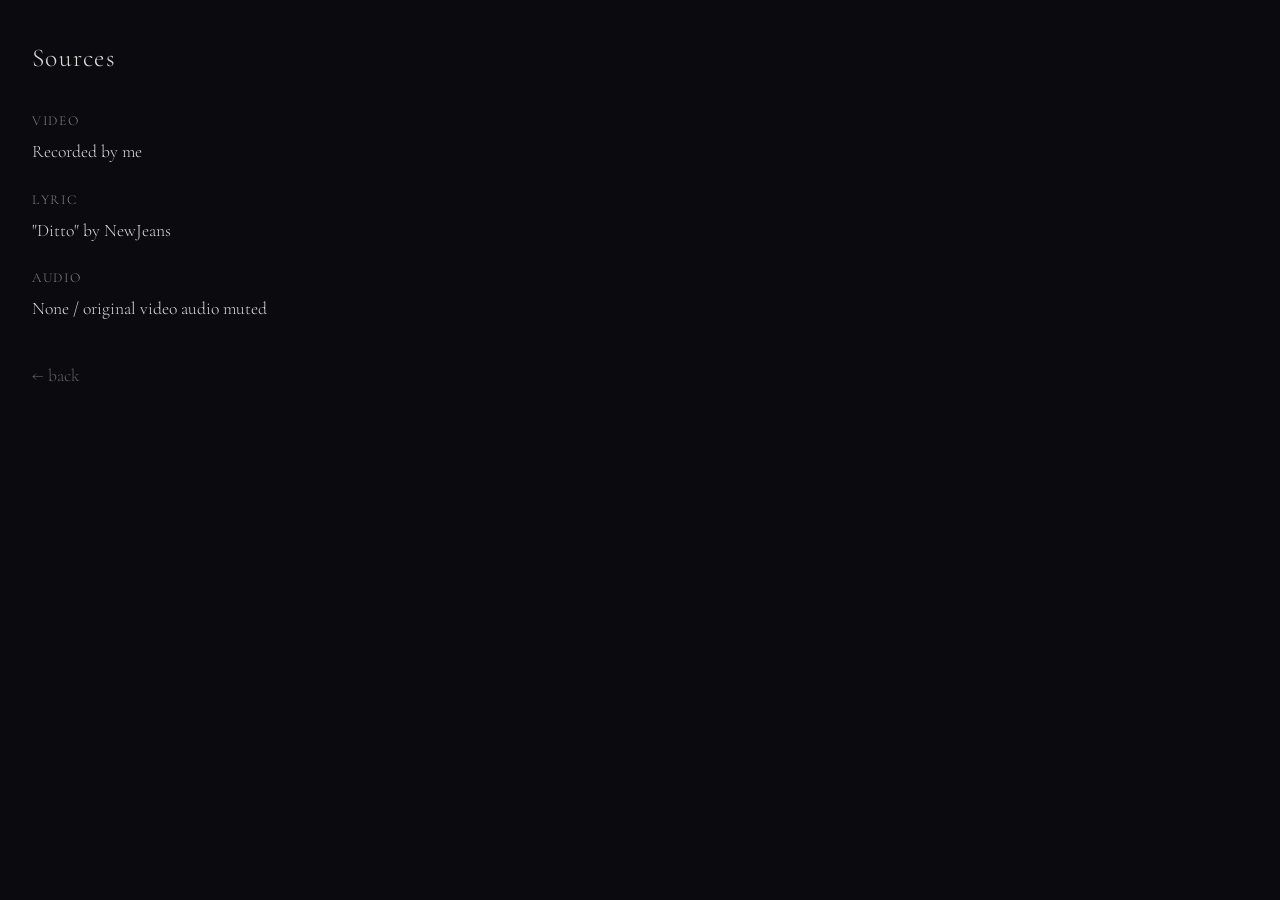
<file: studio1/sources.html>
<!DOCTYPE html>
<html lang="en">
<head>
  <meta charset="UTF-8">
  <meta name="viewport" content="width=device-width, initial-scale=1.0">
  <title>Sources — Blockbuster Video</title>
  <link rel="preconnect" href="https://fonts.googleapis.com">
  <link rel="preconnect" href="https://fonts.gstatic.com" crossorigin>
  <link href="https://fonts.googleapis.com/css2?family=Cormorant+Garamond:ital,wght@0,300;0,400;1,300&display=swap" rel="stylesheet">
  <link rel="stylesheet" href="styles.css">
  <style>
    .sources {
      max-width: 600px;
      padding: 2rem;
      line-height: 2;
      font-size: 1.1rem;
      font-weight: 300;
    }

    .sources h1 {
      font-size: 1.6rem;
      font-weight: 300;
      margin-bottom: 1.5rem;
      letter-spacing: 0.05em;
    }

    .sources dt {
      color: rgba(255, 255, 255, 0.5);
      font-size: 0.85rem;
      text-transform: uppercase;
      letter-spacing: 0.12em;
      margin-top: 1rem;
    }

    .sources dd {
      margin-left: 0;
    }

    .sources a {
      color: rgba(255, 255, 255, 0.35);
      text-decoration: none;
      transition: color 0.3s ease;
    }

    .sources a:hover {
      color: rgba(255, 255, 255, 0.7);
    }
  </style>
</head>
<body>

  <main class="sources">
    <h1>Sources</h1>

    <dl>
      <dt>Video</dt>
      <dd>Recorded by me</dd>

      <dt>Lyric</dt>
      <dd>"Ditto" by NewJeans</dd>

      <dt>Audio</dt>
      <dd>None / original video audio muted</dd>
    </dl>

    <p style="margin-top: 2rem;">
      <a href="index.html">← back</a>
    </p>
  </main>

</body>
</html>
</file>
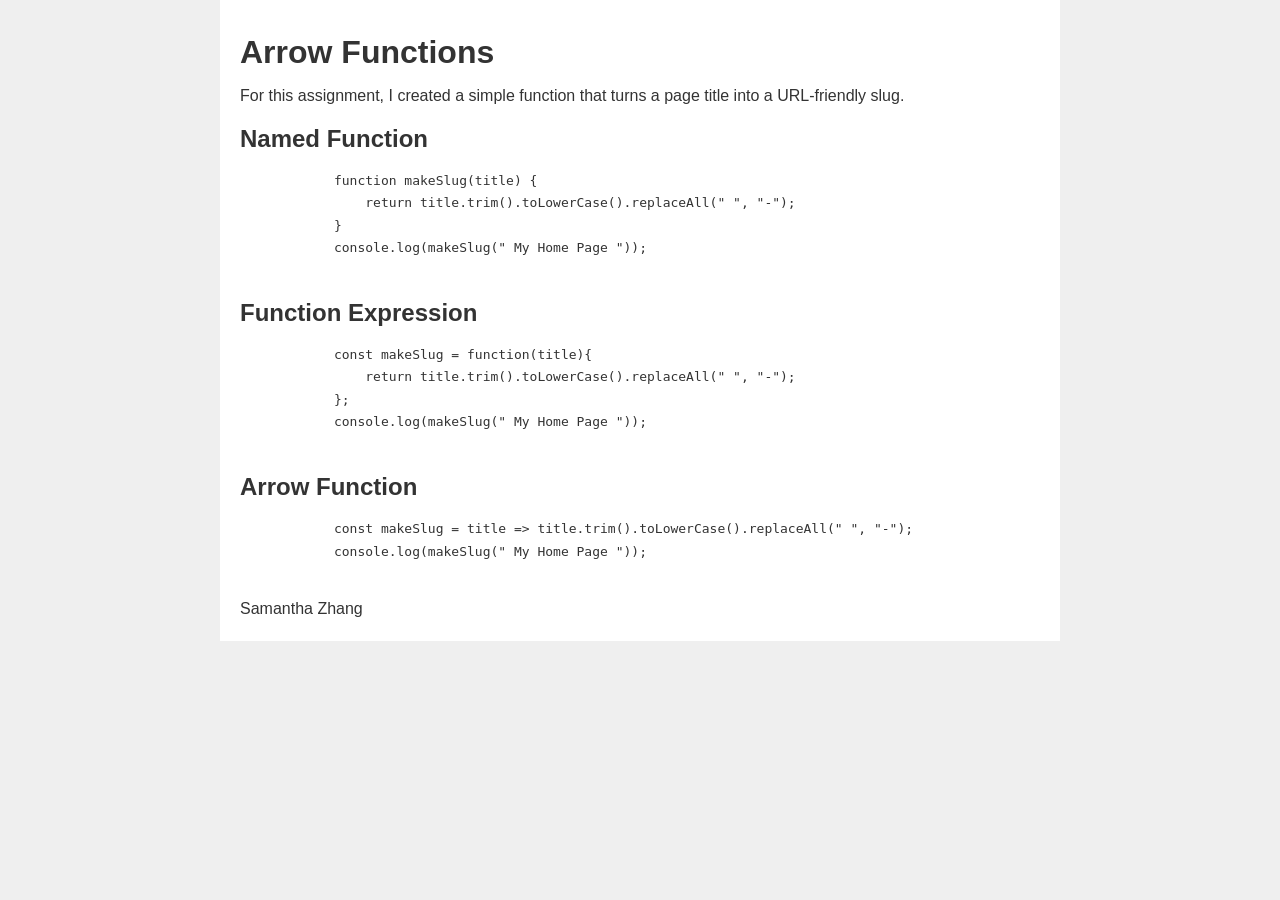
<file: toolkit/arrowfunctions.html>
<!DOCTYPE html>
<html lang="en">
<head>
    <meta charset="UTF-8">
    <meta http-equiv="X-UA-Compatible" content="IE=edge">
    <meta name="viewport" content="width=device-width, initial-scale=1.0">
    <title>Arrow Functions</title>
    <style>
        html {
            background-color: #efefef;
        }
        body {
            font-family: Arial, Helvetica, sans-serif;
            color: #333;
            line-height: 1.4em;
            max-width: 800px;
            margin: auto;
            padding: 20px;
            background-color: #fff;
        }

        code {
            font-family: 'Courier New', Courier, monospace;
        }
    </style>
</head>
<body>
    <h1>Arrow Functions</h1>

    <p>For this assignment, I created a simple function that turns a page title into a URL-friendly slug.</p>

    <h2>Named Function</h2>
    <code>
        <pre>
            function makeSlug(title) { 
                return title.trim().toLowerCase().replaceAll(" ", "-"); 
            }
            console.log(makeSlug(" My Home Page "));
        </pre>
    </code>

    <h2>Function Expression</h2>
    <code>
        <pre>
            const makeSlug = function(title){
                return title.trim().toLowerCase().replaceAll(" ", "-");
            };
            console.log(makeSlug(" My Home Page "));
        </pre>
    </code>

    <h2>Arrow Function</h2>
    <code>
        <pre>
            const makeSlug = title => title.trim().toLowerCase().replaceAll(" ", "-");
            console.log(makeSlug(" My Home Page "));
        </pre>
    </code>

    <footer> Samantha Zhang </footer>

    <!-- <script>
        const makeSlugTest = title => title.trim().toLowerCase().replaceAll(" ", "-");
        console.log(makeSlugTest(" My Home Page "));
    </script> -->

    
</body>
</html>
</file>
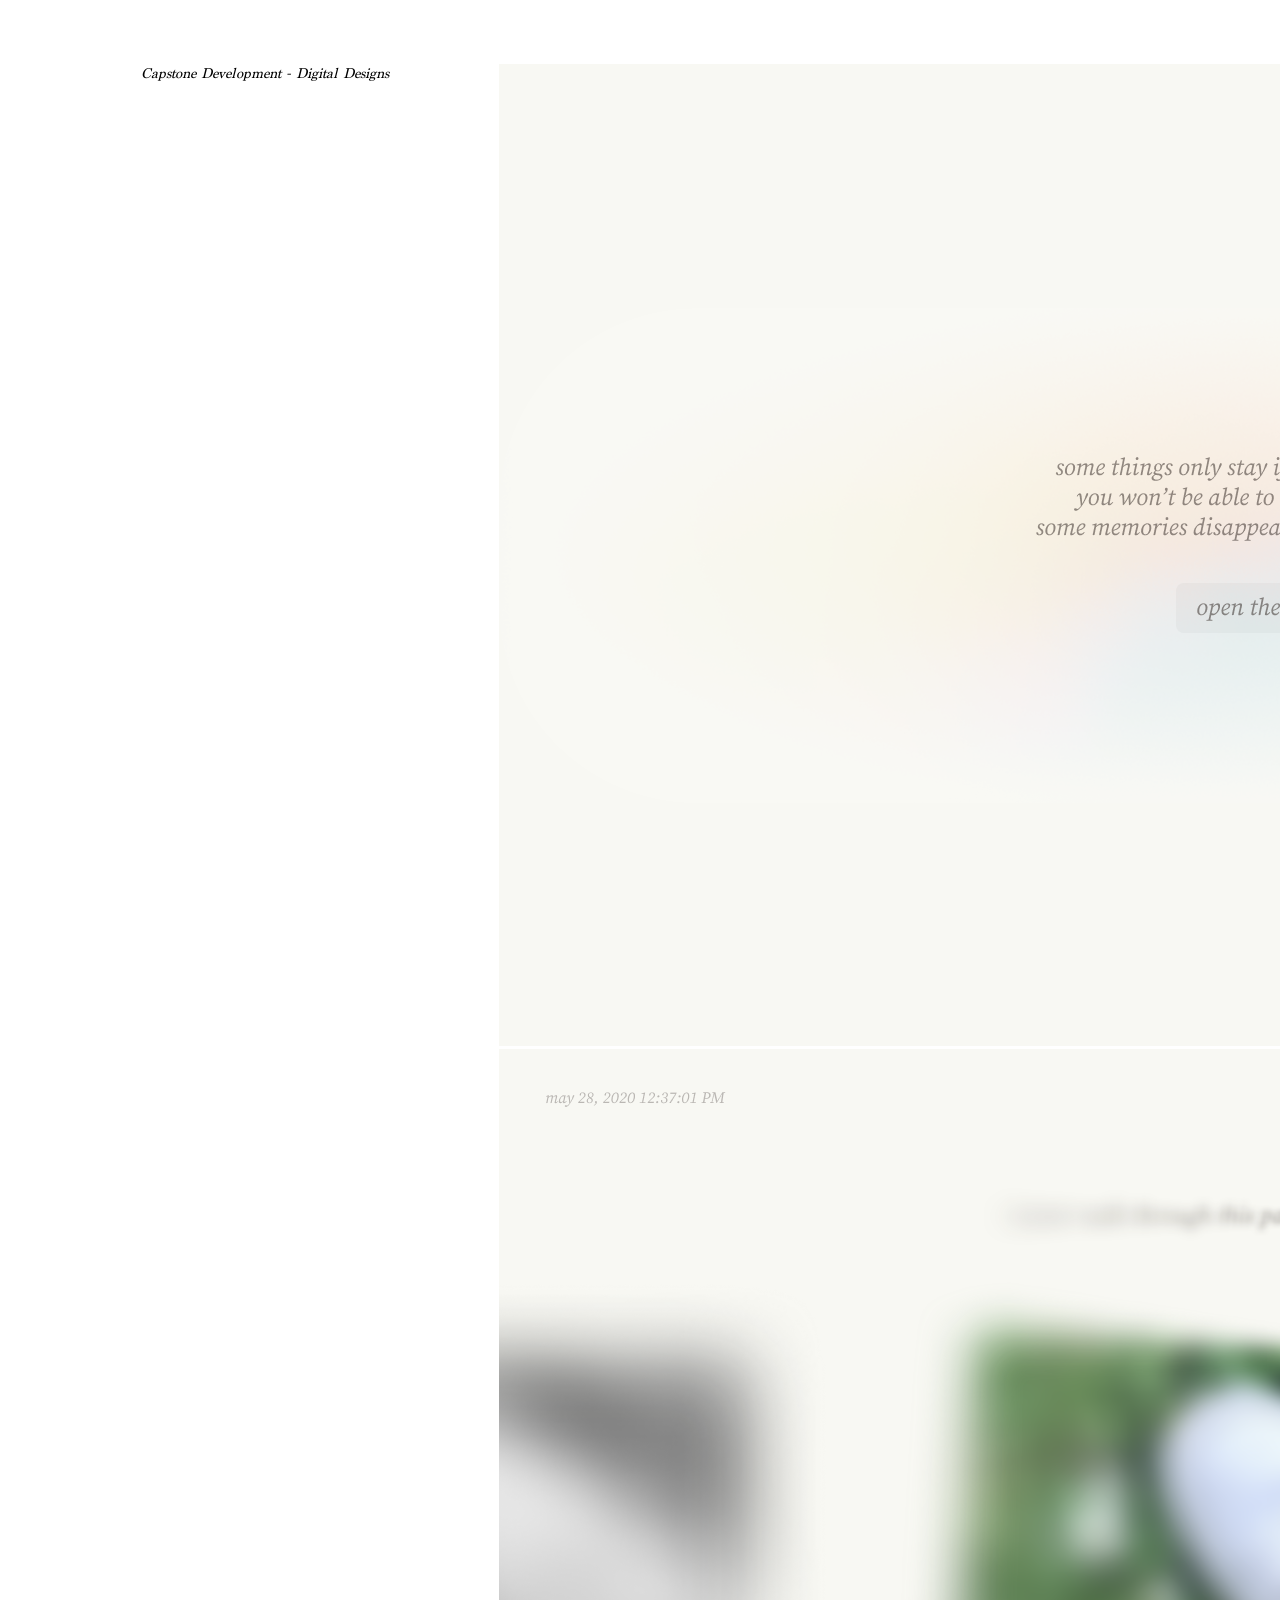
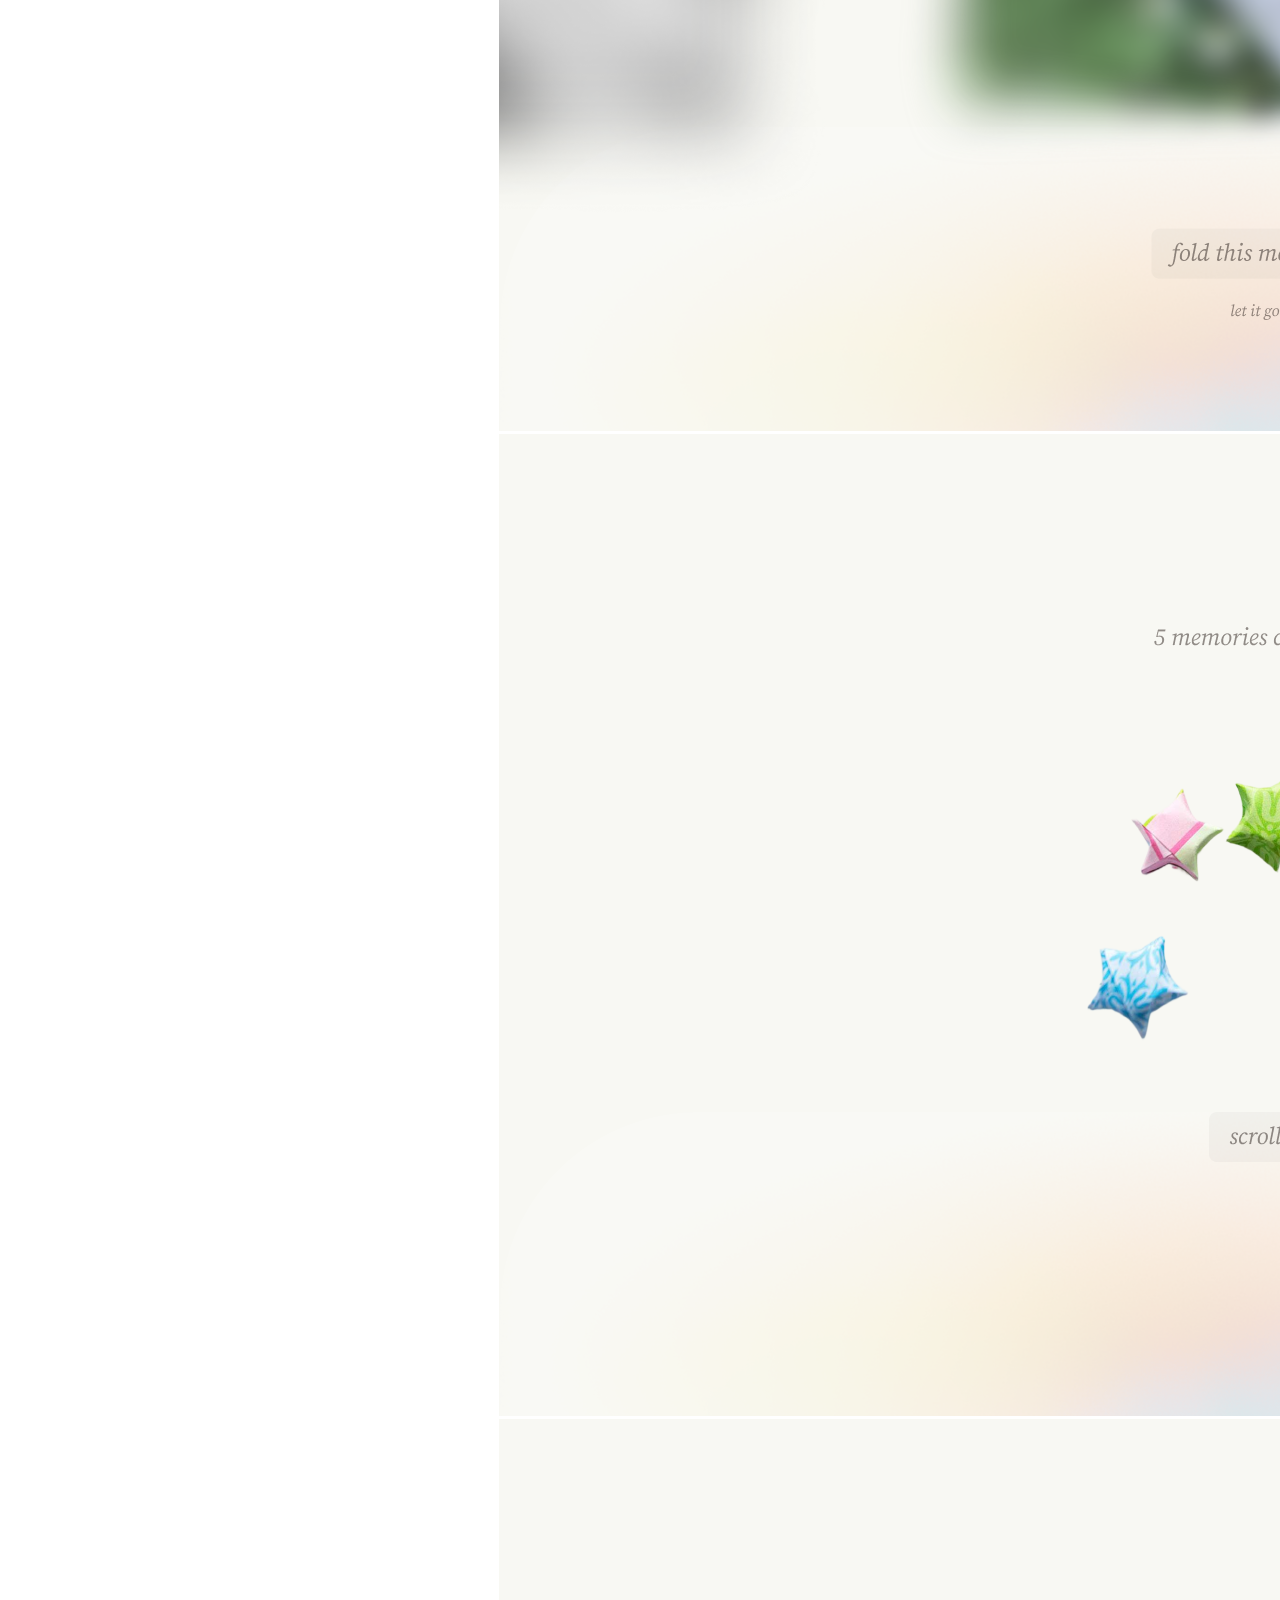
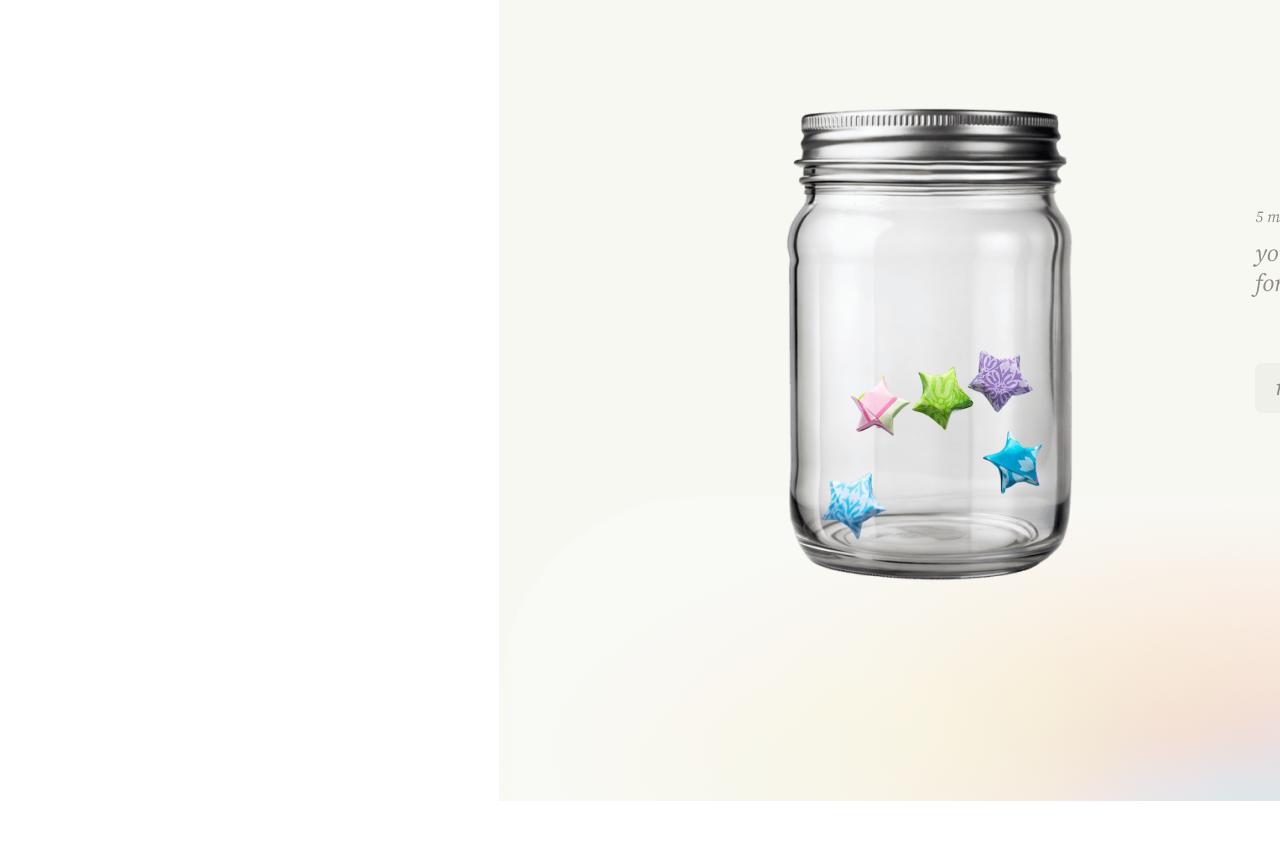
<file: capstone/development/digitaldesigns.html>
<!doctype html>
<html lang="en">

<head>
    <meta charset="UTF-8">
    <meta name="viewport" content="width=device-width, initial-scale=1.0">
    <title>Capstone Development — Digital Designs</title>
    <link href="styles.css" rel="stylesheet">
</head>

<body>

    <div class="page">

        <aside class="sidebar">
            <h1>Capstone Development - Digital Designs</h1>
        </aside>

        <main class="content">
            <img src="images/design-1.png" alt="Intro screen">
            <img src="images/design-2.png" alt="Memory carousel">
            <img src="images/design-3.png" alt="Memory interaction">
            <img src="images/design-4.png" alt="Memories collected">
        </main>

    </div>

</body>

</html>
</file>
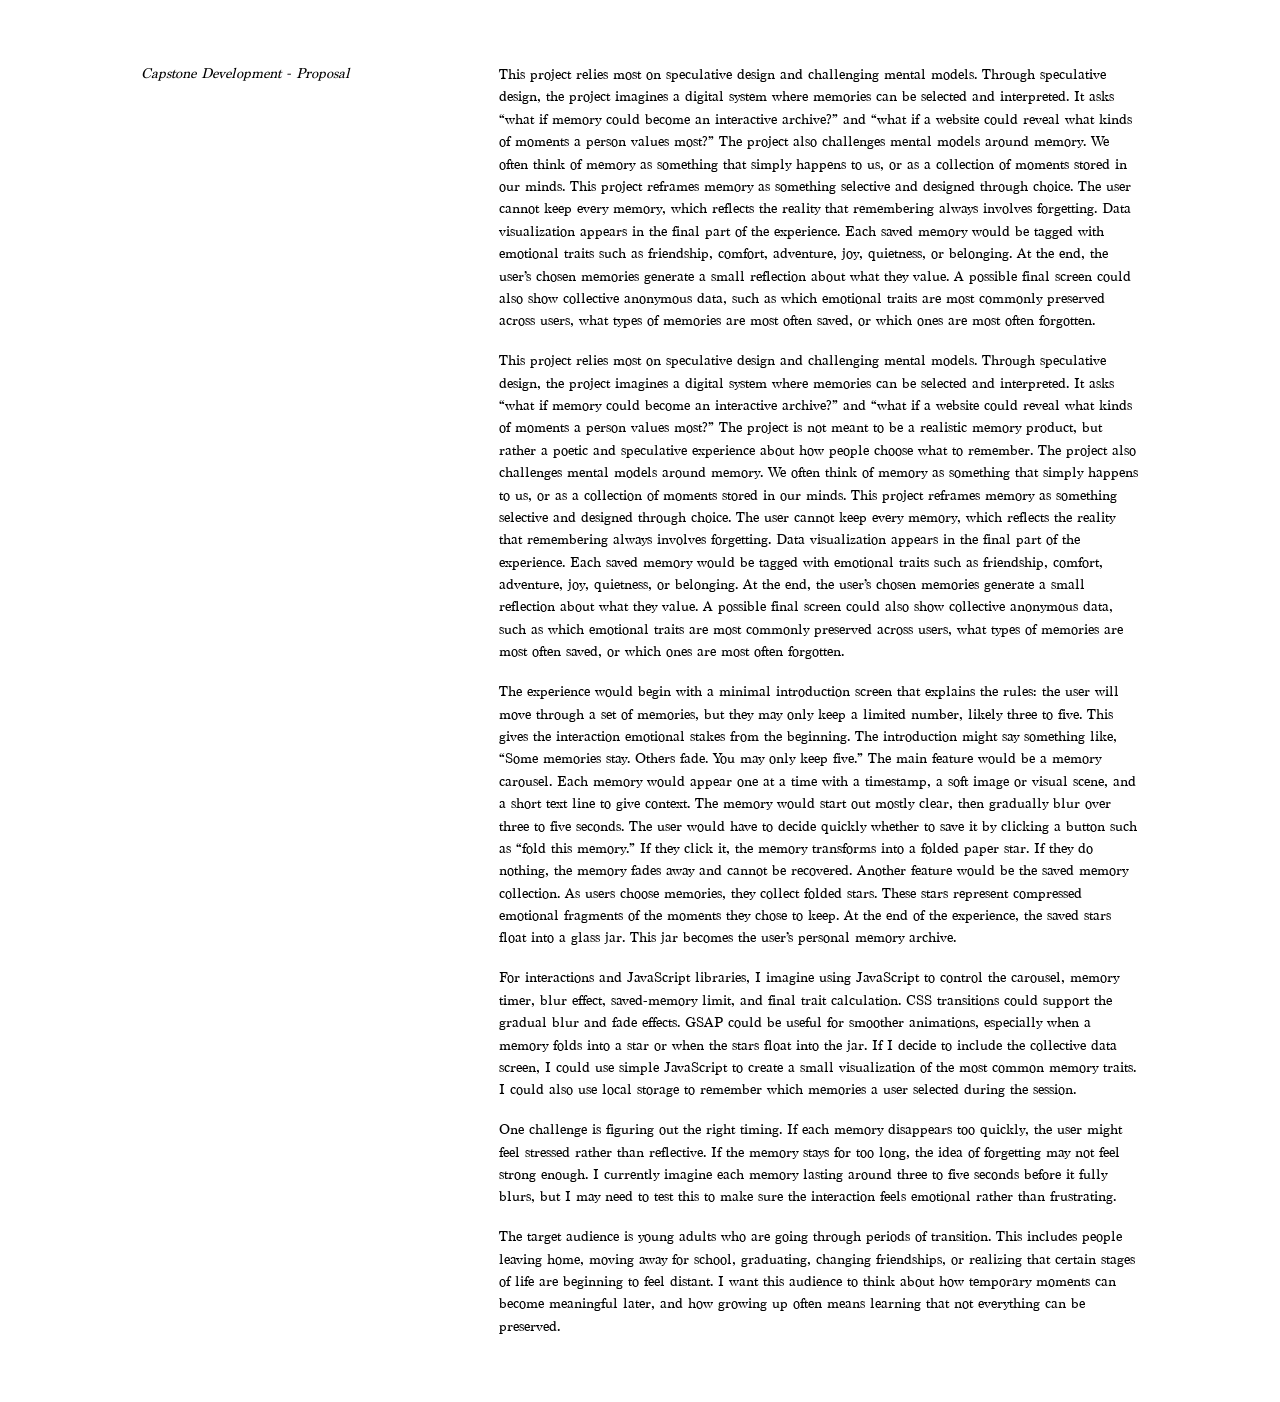
<file: capstone/development/proposal.html>
<!doctype html>
<html lang="en">

<head>
    <meta charset="UTF-8">
    <meta name="viewport" content="width=device-width, initial-scale=1.0">
    <title>Capstone Development — Proposal</title>
    <link href="styles.css" rel="stylesheet">
</head>

<body>

    <div class="page">

        <aside class="sidebar">
            <h1>Capstone Development - Proposal</h1>
        </aside>

        <main class="content">
            <p>
                This project relies most on speculative design and challenging mental models. Through speculative design, the project imagines a digital system where memories can be selected and interpreted. It asks “what if memory could become an interactive archive?” and “what if a website could reveal what kinds of moments a person values most?” The project also challenges mental models around memory. We often think of memory as something that simply happens to us, or as a collection of moments stored in our minds. This project reframes memory as something selective and designed through choice. The user cannot keep every memory, which reflects the reality that remembering always involves forgetting. Data visualization appears in the final part of the experience. Each saved memory would be tagged with emotional traits such as friendship, comfort, adventure, joy, quietness, or belonging. At the end, the user’s chosen memories generate a small reflection about what they value. A possible final screen could also show collective anonymous data, such as which emotional traits are most commonly preserved across users, what types of memories are most often saved, or which ones are most often forgotten.
            </p>
            <p>
                This project relies most on speculative design and challenging mental models. Through speculative design, the project imagines a digital system where memories can be selected and interpreted. It asks “what if memory could become an interactive archive?” and “what if a website could reveal what kinds of moments a person values most?” The project is not meant to be a realistic memory product, but rather a poetic and speculative experience about how people choose what to remember. The project also challenges mental models around memory. We often think of memory as something that simply happens to us, or as a collection of moments stored in our minds. This project reframes memory as something selective and designed through choice. The user cannot keep every memory, which reflects the reality that remembering always involves forgetting. Data visualization appears in the final part of the experience. Each saved memory would be tagged with emotional traits such as friendship, comfort, adventure, joy, quietness, or belonging. At the end, the user’s chosen memories generate a small reflection about what they value. A possible final screen could also show collective anonymous data, such as which emotional traits are most commonly preserved across users, what types of memories are most often saved, or which ones are most often forgotten.
            </p>
            <p>
                The experience would begin with a minimal introduction screen that explains the rules: the user will move through a set of memories, but they may only keep a limited number, likely three to five. This gives the interaction emotional stakes from the beginning. The introduction might say something like, “Some memories stay. Others fade. You may only keep five.” The main feature would be a memory carousel. Each memory would appear one at a time with a timestamp, a soft image or visual scene, and a short text line to give context. The memory would start out mostly clear, then gradually blur over three to five seconds. The user would have to decide quickly whether to save it by clicking a button such as “fold this memory.” If they click it, the memory transforms into a folded paper star. If they do nothing, the memory fades away and cannot be recovered. Another feature would be the saved memory collection. As users choose memories, they collect folded stars. These stars represent compressed emotional fragments of the moments they chose to keep. At the end of the experience, the saved stars float into a glass jar. This jar becomes the user’s personal memory archive.
            </p>
            <p>
                For interactions and JavaScript libraries, I imagine using JavaScript to control the carousel, memory timer, blur effect, saved-memory limit, and final trait calculation. CSS transitions could support the gradual blur and fade effects. GSAP could be useful for smoother animations, especially when a memory folds into a star or when the stars float into the jar. If I decide to include the collective data screen, I could use simple JavaScript to create a small visualization of the most common memory traits. I could also use local storage to remember which memories a user selected during the session.
            </p>
            <p>
                One challenge is figuring out the right timing. If each memory disappears too quickly, the user might feel stressed rather than reflective. If the memory stays for too long, the idea of forgetting may not feel strong enough. I currently imagine each memory lasting around three to five seconds before it fully blurs, but I may need to test this to make sure the interaction feels emotional rather than frustrating.
            </p>
            <p>
                The target audience is young adults who are going through periods of transition. This includes people leaving home, moving away for school, graduating, changing friendships, or realizing that certain stages of life are beginning to feel distant. I want this audience to think about how temporary moments can become meaningful later, and how growing up often means learning that not everything can be preserved.
            </p>
        </main>

    </div>

</body>

</html>
</file>
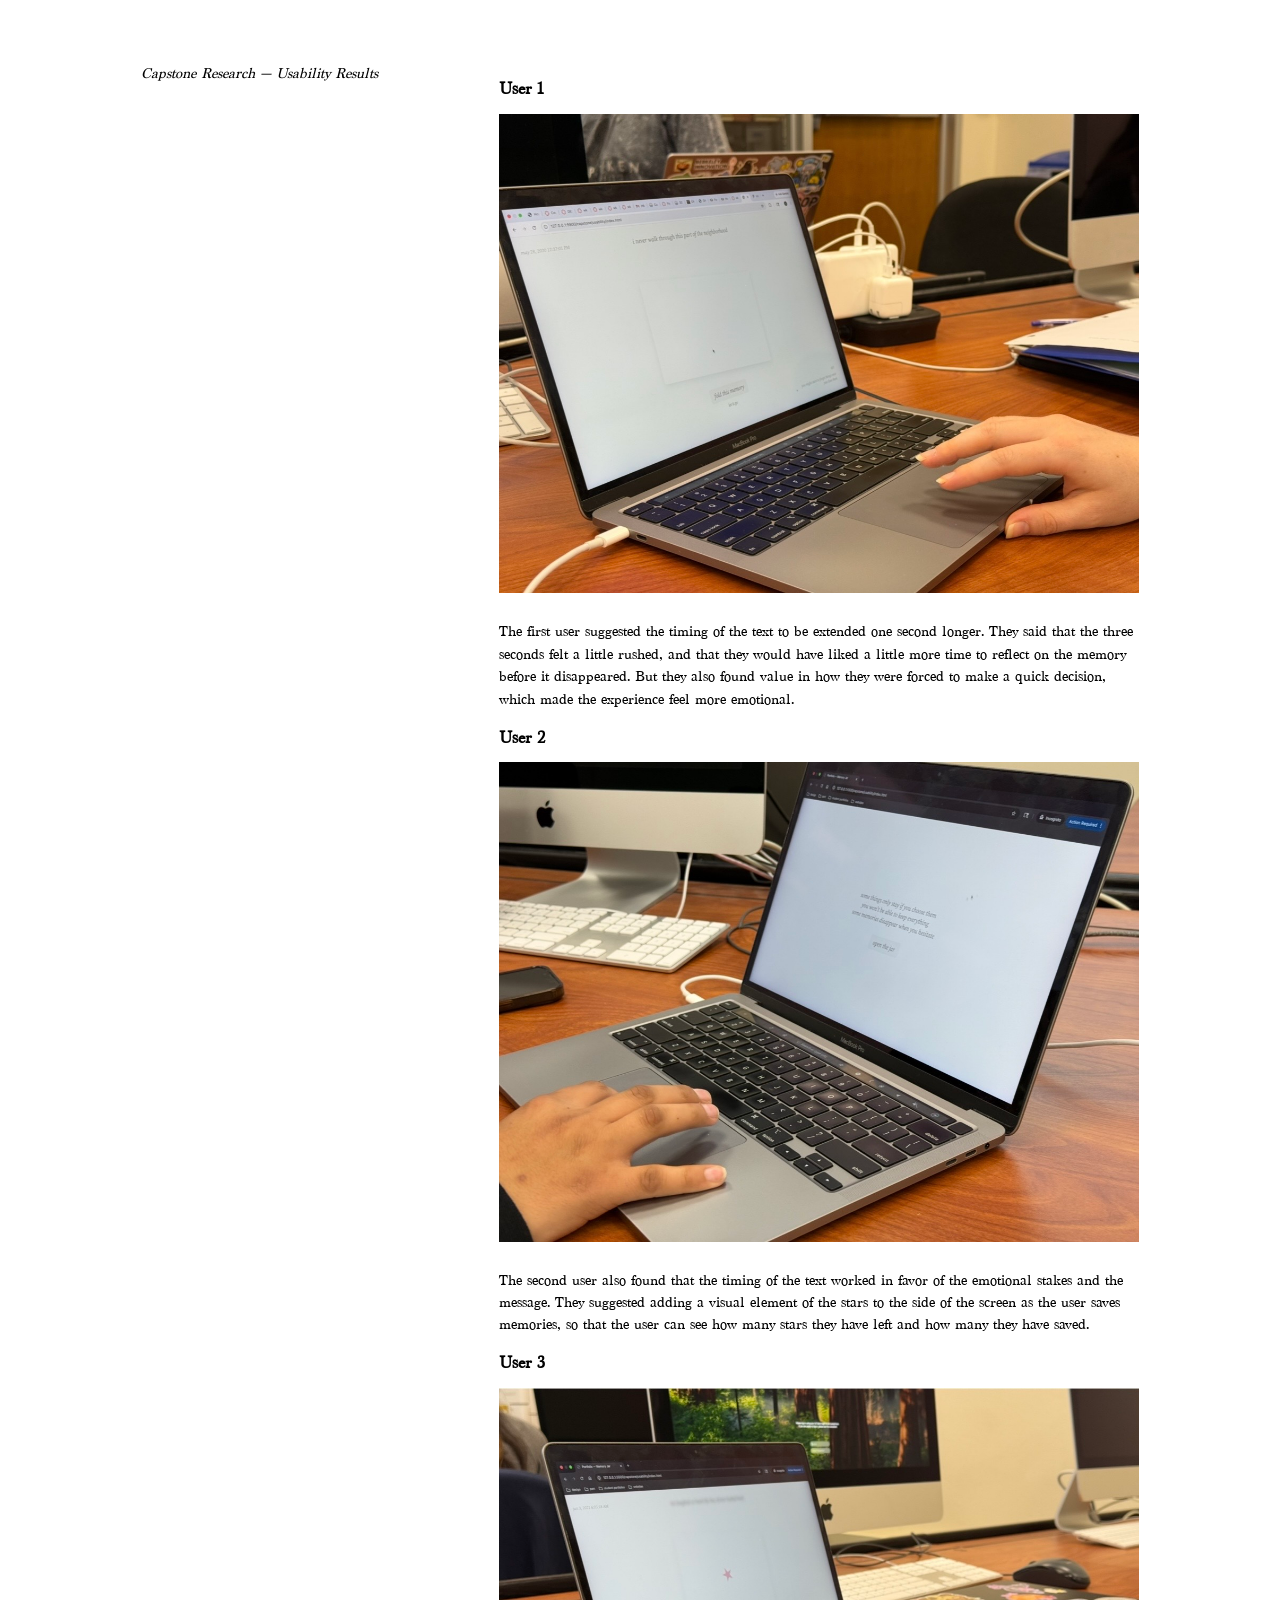
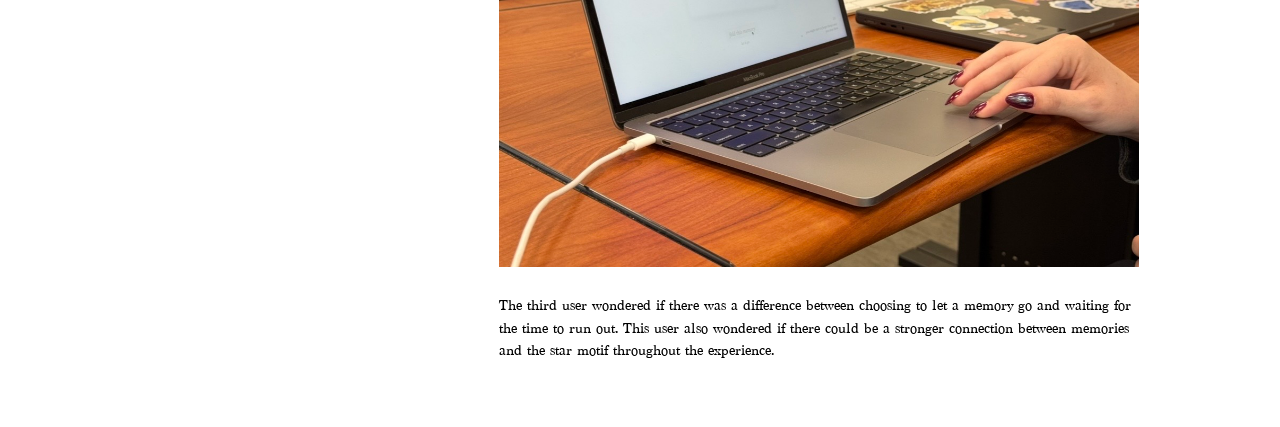
<file: capstone/research/usability-results.html>
<!doctype html>
<html lang="en">

<head>
    <meta charset="UTF-8">
    <meta name="viewport" content="width=device-width, initial-scale=1.0">
    <title>Capstone Research — Usability Results</title>
    <link href="styles.css" rel="stylesheet">
</head>

<body>

    <div class="page">

        <aside class="sidebar">
            <h1>Capstone Research — Usability Results</h1>
        </aside>

        <main class="content">
            <h3>User 1</h3>
            <img src="images/IMG_1645.jpg" alt="user 1 testing the prototype">
            <p>
                The first user suggested the timing of the text to be extended one second longer. They said that the three seconds felt a little rushed, and that they would have liked a little more time to reflect on the memory before it disappeared. But they also found value in how they were forced to make a quick decision, which made the experience feel more emotional. 
            </p>
            <h3>User 2</h3>
            <img src="images/IMG_1646.jpg" alt="user 2 testing the prototype">
            <p>
                The second user also found that the timing of the text worked in favor of the emotional stakes and the message. They suggested adding a visual element of the stars to the side of the screen as the user saves memories, so that the user can see how many stars they have left and how many they have saved.
            </p>
            <h3>User 3</h3>
            <img src="images/IMG_1647.jpg" alt="user 3 testing the prototype">
            <p>
                The third user wondered if there was a difference between choosing to let a memory go and waiting for the time to run out. This user also wondered if there could be a stronger connection between memories and the star motif throughout the experience. 
            </p>
        </main>

    </div>

</body>

</html>
</file>
<file: studio1/styles.css>
*,
*::before,
*::after {
  box-sizing: border-box;
  margin: 0;
  padding: 0;
}

html,
body {
  height: 100%;
  overflow: hidden;
}

body {
  min-width: 900px;
  background-color: #0a0a0f;
  font-family: "Cormorant Garamond", Georgia, serif;
  color: rgba(255, 255, 255, 0.85);
}

.loading {
  position: fixed;
  inset: 0;
  display: flex;
  align-items: center;
  justify-content: center;
  font-size: 1.1rem;
  font-weight: 300;
  letter-spacing: 0.15em;
  text-transform: lowercase;
  color: rgba(255, 255, 255, 0.5);
  z-index: 10;
  transition: opacity 0.8s ease;
}

.loading.hidden {
  opacity: 0;
  pointer-events: none;
}

.memory-stage {
  position: fixed;
  inset: 0;
  width: 100%;
  height: 100%;
  overflow: hidden;
  cursor: pointer;
}

.memory-stage video {
  display: block;
  width: 100%;
  height: 100%;
  object-fit: cover;
  transition: filter 0.4s ease;
}

.memory-stage:hover video {
  filter: grayscale(100%);
}

.lyric {
  position: absolute;
  top: 50%;
  left: 50%;
  transform: translate(-50%, -50%);
  width: 90%;
  text-align: center;
  font-size: clamp(1.4rem, 3vw, 2.2rem);
  font-weight: 300;
  font-style: italic;
  line-height: 1.5;
  color: rgba(255, 255, 255, 0.92);
  text-shadow:
    0 0 20px rgba(255, 255, 255, 0.4),
    0 0 40px rgba(255, 255, 255, 0.15);
  pointer-events: none;
  transition: opacity 0.3s ease;
}

footer {
  position: fixed;
  bottom: 1.5rem;
  left: 50%;
  transform: translateX(-50%);
  z-index: 5;
  font-size: 0.85rem;
  font-weight: 300;
  letter-spacing: 0.1em;
  text-transform: lowercase;
}

footer a {
  color: rgba(255, 255, 255, 0.35);
  text-decoration: none;
  transition: color 0.3s ease;
}

footer a:hover {
  color: rgba(255, 255, 255, 0.7);
}

@media (max-width: 900px) {
  body {
    min-width: 0;
  }

  .lyric {
    font-size: 1.2rem;
  }
}
</file>
<file: capstone/development/styles.css>
* {
    box-sizing: border-box;
}

@font-face {
    font-family: "Marion Regular";
    src: url("../../fonts/marion-regular.ttf") format("truetype");
}

body {
    margin: 0;
    min-height: 100vh;
    font-family: "Marion Regular", serif;
    font-size: 14px;
    font-weight: normal;
    color: #000000;
    background-color: #ffffff;
}

.page {
    display: grid;
    grid-template-columns: minmax(12rem, 16rem) minmax(0, 1fr);
    column-gap: clamp(3rem, 8vw, 8rem);
    max-width: 72rem;
    margin: 0 auto;
    padding: clamp(2rem, 5vw, 4rem) clamp(1.5rem, 6vw, 5rem);
    min-height: 100vh;
}

.sidebar {
    position: sticky;
    top: clamp(2rem, 5vw, 4rem);
    align-self: start;
}

.sidebar h1 {
    margin: 0;
    font-size: 14px;
    font-style: italic;
    font-weight: normal;
    line-height: 1.4;
    color: #000000;
}

.content {
    min-width: 0;
}

.content p {
    margin: 0 0 1.25em;
    font-size: 14px;
    font-style: normal;
    font-weight: normal;
    line-height: 1.6;
    color: #000000;
}

.content p:last-child {
    margin-bottom: 0;
}

@media (max-width: 768px) {
    .page {
        grid-template-columns: 1fr;
        row-gap: 2rem;
        column-gap: 0;
    }

    .sidebar {
        position: static;
    }
}
</file>
<file: capstone/research/styles.css>
* {
    box-sizing: border-box;
}

@font-face {
    font-family: "Marion Regular";
    src: url("../../fonts/marion-regular.ttf") format("truetype");
}

body {
    margin: 0;
    min-height: 100vh;
    font-family: "Marion Regular", serif;
    font-size: 14px;
    font-weight: normal;
    color: #000000;
    background-color: #ffffff;
}

.page {
    display: grid;
    grid-template-columns: minmax(12rem, 16rem) minmax(0, 1fr);
    column-gap: clamp(3rem, 8vw, 8rem);
    max-width: 72rem;
    margin: 0 auto;
    padding: clamp(2rem, 5vw, 4rem) clamp(1.5rem, 6vw, 5rem);
    min-height: 100vh;
}

.sidebar {
    position: sticky;
    top: clamp(2rem, 5vw, 4rem);
    align-self: start;
}

.sidebar h1 {
    margin: 0;
    font-size: 14px;
    font-style: italic;
    font-weight: normal;
    line-height: 1.4;
    color: #000000;
}

.content {
    min-width: 0;
}

.content p {
    margin: 0 0 1.25em;
    font-size: 14px;
    font-style: normal;
    font-weight: normal;
    line-height: 1.6;
    color: #000000;
}

.content p:last-child {
    margin-bottom: 0;
}

.content img {
    display: block;
    max-width: 100%;
    height: auto;
    margin: 0 0 2em;
}

.content img:last-child {
    margin-bottom: 0;
}

@media (max-width: 768px) {
    .page {
        grid-template-columns: 1fr;
        row-gap: 2rem;
        column-gap: 0;
    }

    .sidebar {
        position: static;
    }
}
</file>
